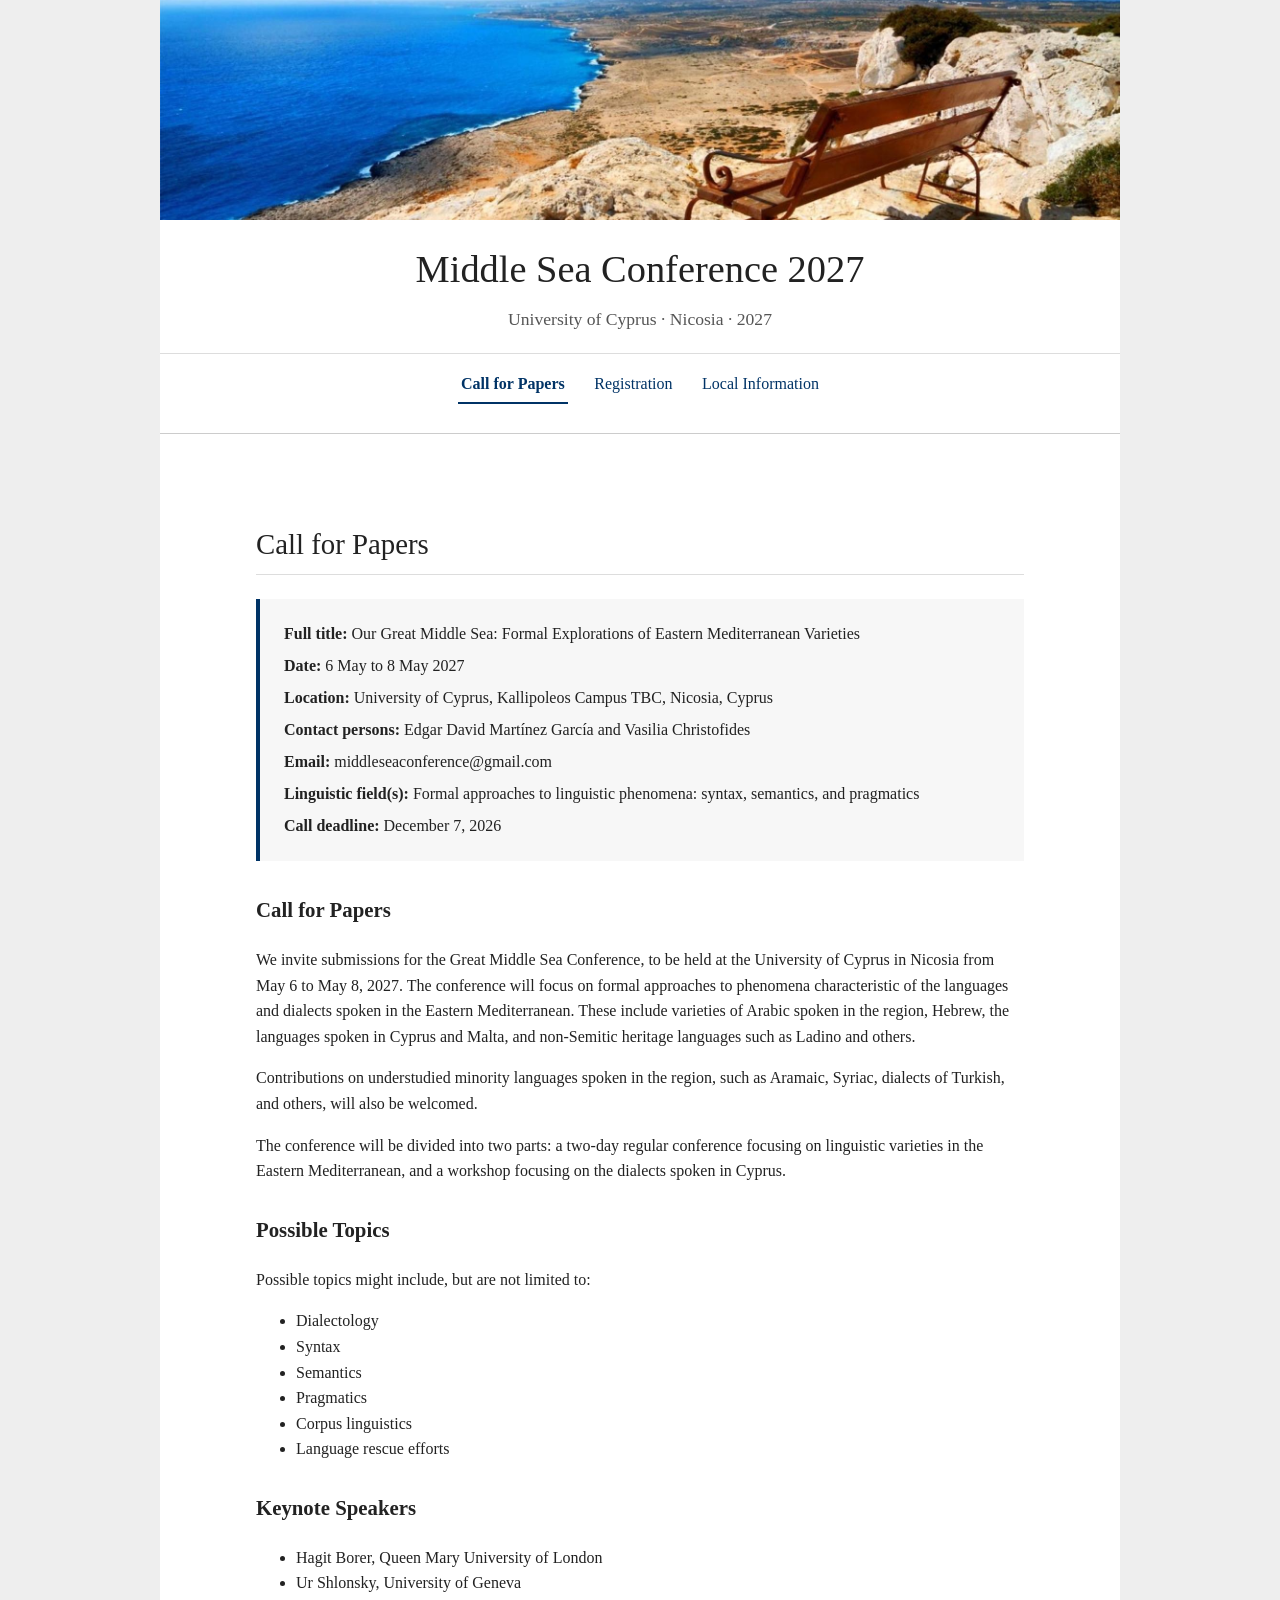
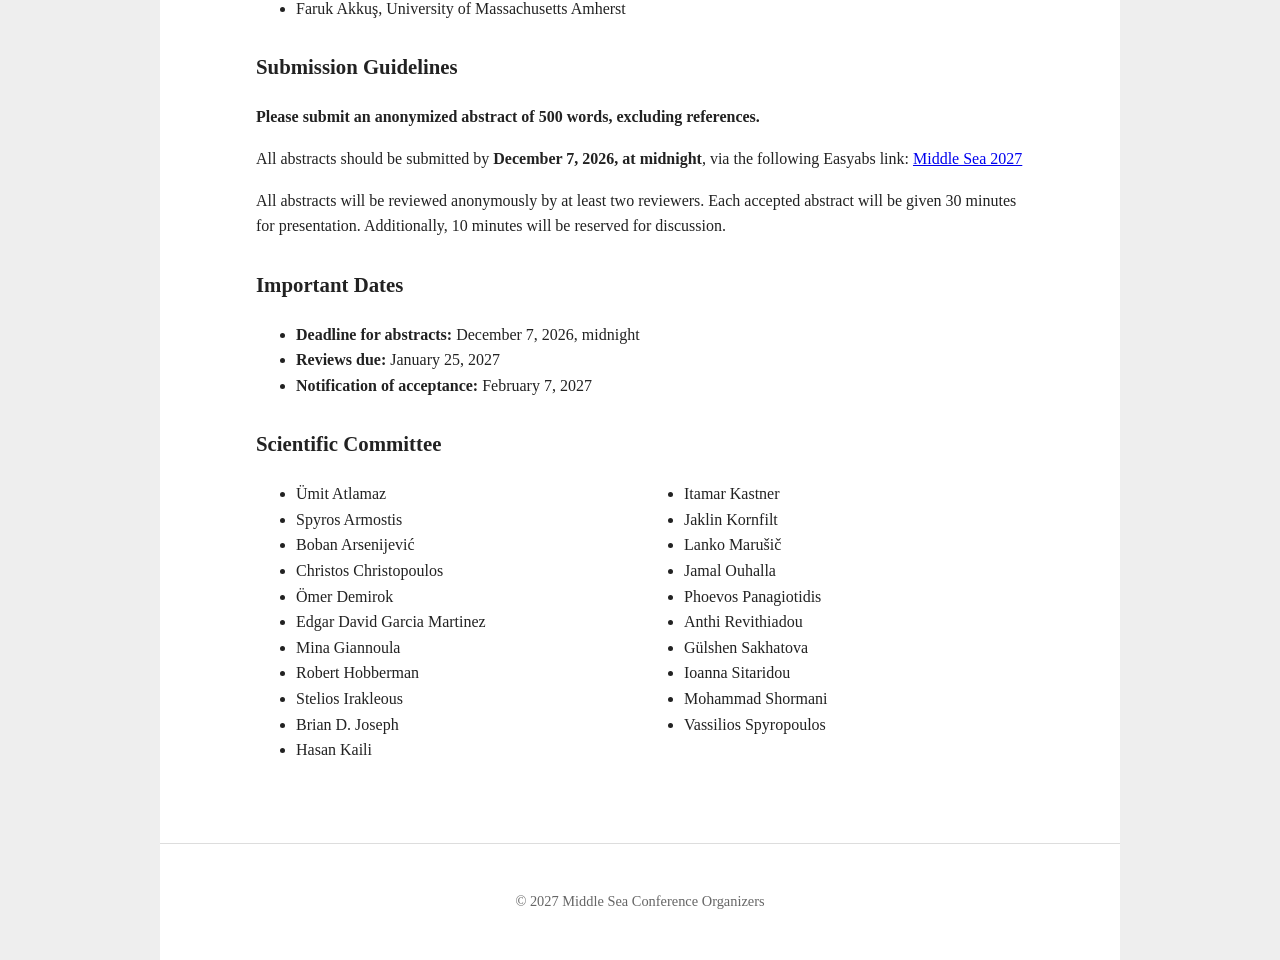
<file: index.html>
<!DOCTYPE html>
<html lang="en">
<head>
  <meta charset="UTF-8">
  <meta name="viewport" content="width=device-width, initial-scale=1.0">
  <title>Middle Sea Conference 2027</title>
  <link rel="stylesheet" href="style.css">
</head>
<body>

  <div class="page">

    <header>
      <img src="banner.jpg" alt="Conference banner" class="banner">

      <h1>Middle Sea Conference 2027</h1>
      <p class="date">University of Cyprus · Nicosia · 2027</p>

      <nav>
        <a href="index.html" class="active">Call for Papers</a>
        <a href="registration.html">Registration</a>
        <a href="local.html">Local Information</a>
      </nav>
    </header>

    <main>
  <main>

  <h2>Call for Papers</h2>

  <section class="conference-info">
    <p><strong>Full title:</strong> Our Great Middle Sea: Formal Explorations of Eastern Mediterranean Varieties</p>
    <p><strong>Date:</strong> 6 May to 8 May 2027</p>
    <p><strong>Location:</strong> University of Cyprus, Kallipoleos Campus TBC, Nicosia, Cyprus</p>
    <p><strong>Contact persons:</strong> Edgar David Martínez García and Vasilia Christofides</p>
    <p><strong>Email:</strong> middleseaconference@gmail.com</p>
    <p><strong>Linguistic field(s):</strong> Formal approaches to linguistic phenomena: syntax, semantics, and pragmatics</p>
    <p><strong>Call deadline:</strong> December 7, 2026</p>
  </section>

  <h3>Call for Papers</h3>

  <p>
    We invite submissions for the Great Middle Sea Conference, to be held at the
    University of Cyprus in Nicosia from May 6 to May 8, 2027.
    The conference will focus on formal approaches to phenomena characteristic
    of the languages and dialects spoken in the Eastern Mediterranean.
    These include varieties of Arabic spoken in the region, Hebrew, the languages
    spoken in Cyprus and Malta, and non-Semitic heritage languages such as Ladino
    and others.
  </p>

  <p>
    Contributions on understudied minority languages spoken in the region, such
    as Aramaic, Syriac, dialects of Turkish, and others, will also be welcomed.
  </p>

  <p>
    The conference will be divided into two parts: a two-day regular
    conference focusing on linguistic varieties in the Eastern Mediterranean,
    and a workshop focusing on the dialects spoken in Cyprus.
  </p>

  <h3>Possible Topics</h3>

  <p>Possible topics might include, but are not limited to:</p>

  <ul>
    <li>Dialectology</li>
    <li>Syntax</li>
    <li>Semantics</li>
    <li>Pragmatics</li>
    <li>Corpus linguistics</li>
    <li>Language rescue efforts</li>
  </ul>

  <h3>Keynote Speakers</h3>

  <ul>
    <li>Hagit Borer, Queen Mary University of London</li>
    <li>Ur Shlonsky, University of Geneva</li>
    <li>Faruk Akkuş, University of Massachusetts Amherst</li>
  </ul>

  <h3>Submission Guidelines</h3>

  <p>
    <strong>Please submit an anonymized abstract of 500 words, excluding references.</strong>
  </p>

  <p>
    All abstracts should be submitted by <strong>December 7, 2026, at midnight</strong>,
    via the following Easyabs link: <a href="https://easyabs.linguistlist.org/conference/MiddleSea27/">
  Middle Sea 2027
</a>
  </p>

  <p>
    All abstracts will be reviewed anonymously by at least two reviewers.
    Each accepted abstract will be given 30 minutes for presentation.
    Additionally, 10 minutes will be reserved for discussion.
  </p>

  <h3>Important Dates</h3>

  <ul>
    <li><strong>Deadline for abstracts:</strong> December 7, 2026, midnight</li>
    <li><strong>Reviews due:</strong> January 25, 2027</li>
    <li><strong>Notification of acceptance:</strong> February 7, 2027</li>
  </ul>

  <h3>Scientific Committee</h3>

  <ul class="committee-list">
    <li>Ümit Atlamaz</li>
    <li>Spyros Armostis</li>
    <li>Boban Arsenijević</li>
    <li>Christos Christopoulos</li>
    <li>Ömer Demirok</li>
    <li>Edgar David Garcia Martinez</li>
    <li>Mina Giannoula</li>
    <li>Robert Hobberman</li>
    <li>Stelios Irakleous</li>
    <li>Brian D. Joseph</li>
    <li>Hasan Kaili</li>
    <li>Itamar Kastner</li>
    <li>Jaklin Kornfilt</li>
    <li>Lanko Marušič</li>
    <li>Jamal Ouhalla</li>
    <li>Phoevos Panagiotidis</li>
    <li>Anthi Revithiadou</li>
    <li>Gülshen Sakhatova</li>
    <li>Ioanna Sitaridou</li>
    <li>Mohammad Shormani</li>
    <li>Vassilios Spyropoulos</li>
  </ul>

</main>
    </main>

    <footer>
      <p>&copy; 2027 Middle Sea Conference Organizers</p>
    </footer>

  </div>

</body>
</html>
</file>
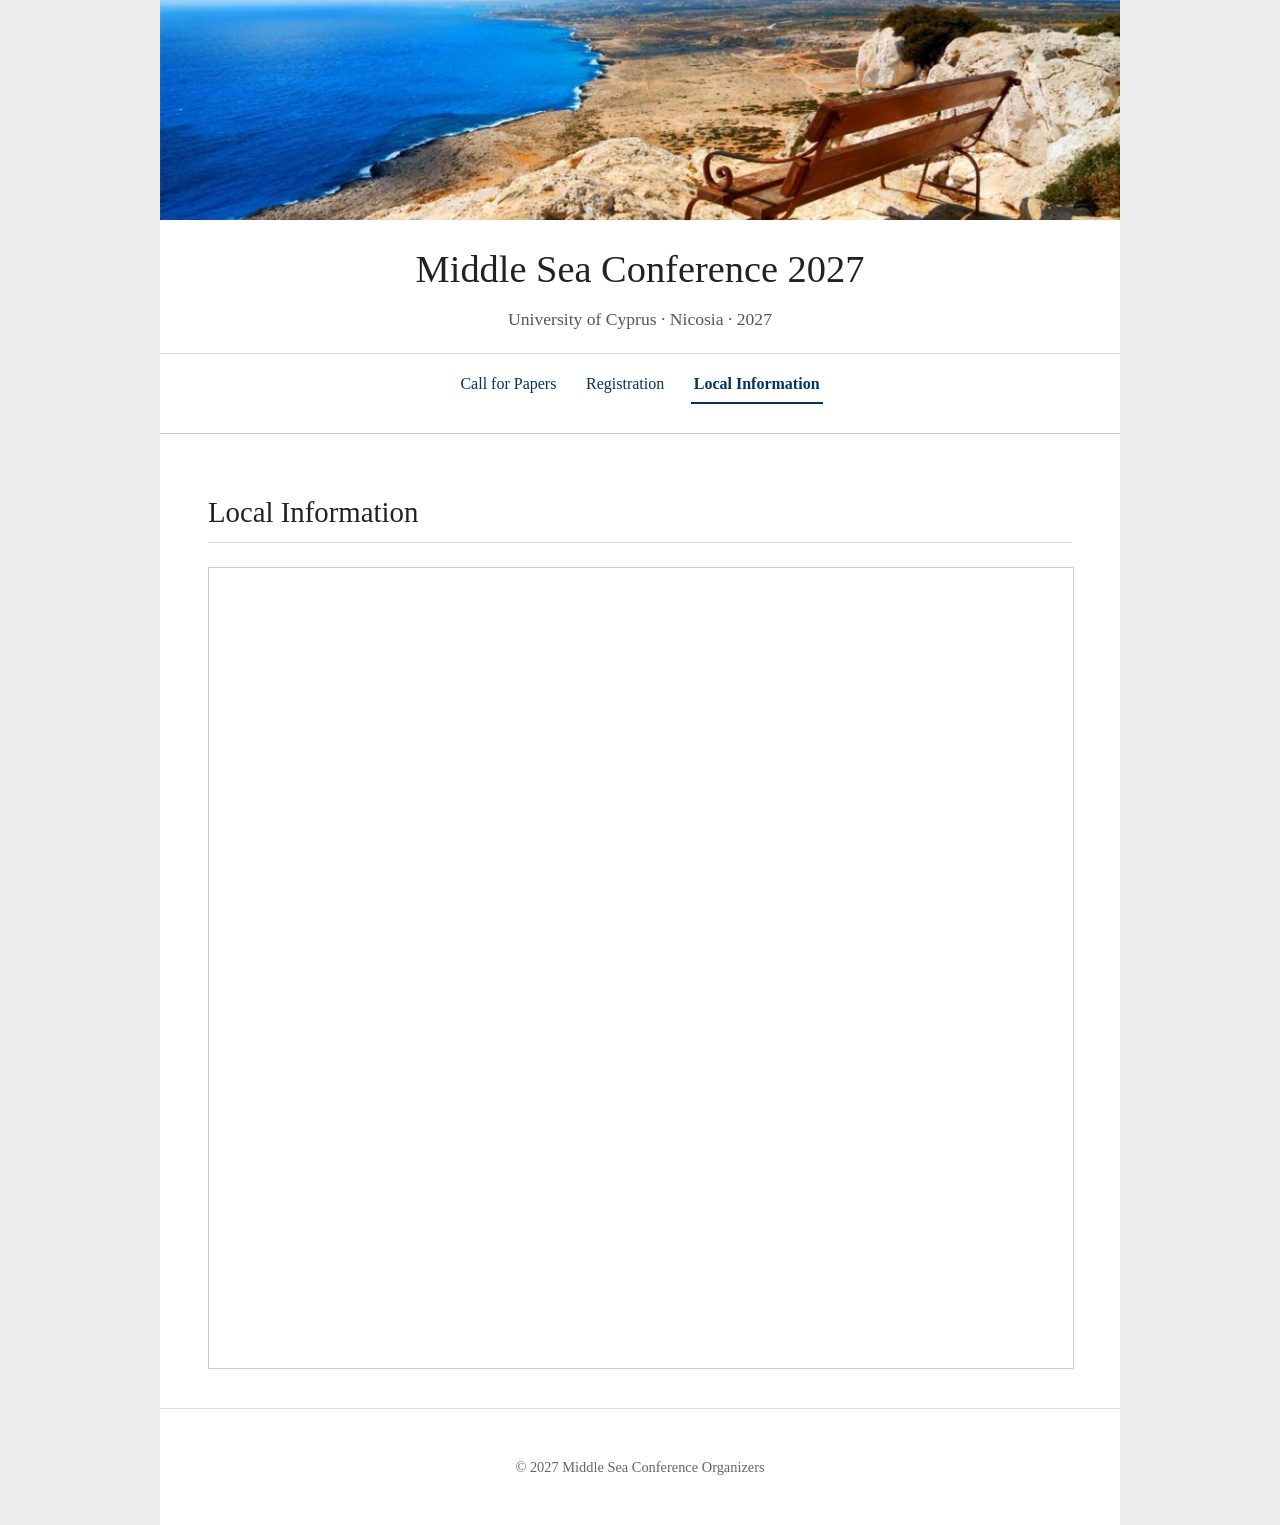
<file: local.html>
<!DOCTYPE html>
<html lang="en">
<head>
  <meta charset="UTF-8">
  <meta name="viewport" content="width=device-width, initial-scale=1.0">
  <title>Local Information | Middle Sea Conference 2027</title>
  <link rel="stylesheet" href="style.css">
</head>
<body>

  <div class="page">

    <header>
      <img src="banner.jpg" alt="Conference banner" class="banner">

      <h1>Middle Sea Conference 2027</h1>
      <p class="date">University of Cyprus · Nicosia · 2027</p>

      <nav>
        <a href="index.html">Call for Papers</a>
        <a href="registration.html">Registration</a>
        <a href="local.html" class="active">Local Information</a>
      </nav>
    </header>

    <main>
      <h2>Local Information</h2>

<iframe
    src="Middle-Seas-Info.pdf"
    width="100%"
    height="800"
    style="border: 1px solid #ccc;">
</iframe>
    </main>

    <footer>
      <p>&copy; 2027 Middle Sea Conference Organizers</p>
    </footer>

  </div>

</body>
</html>
</file>
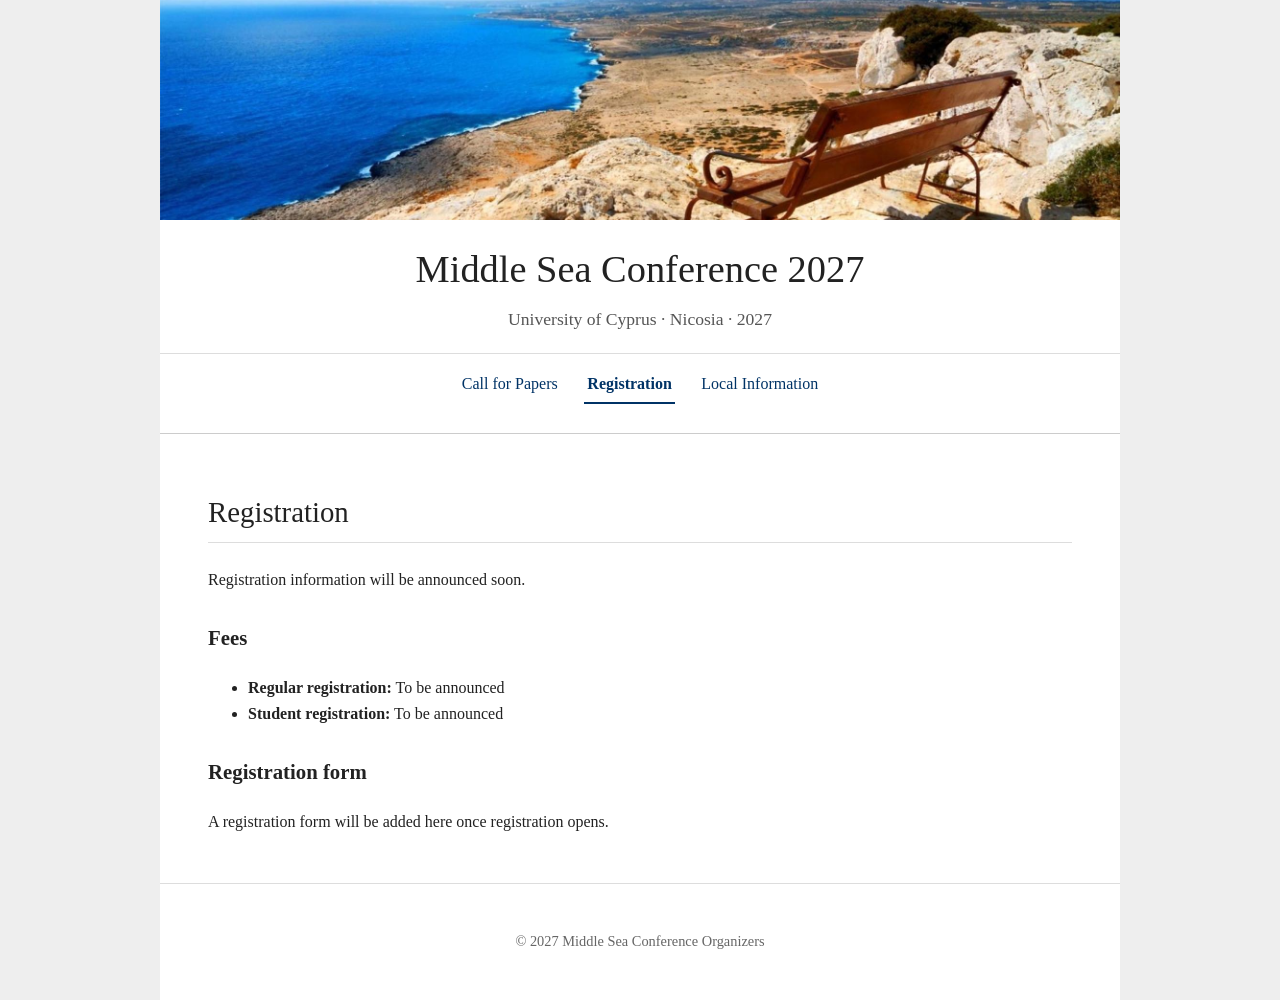
<file: registration.html>
<!DOCTYPE html>
<html lang="en">
<head>
  <meta charset="UTF-8">
  <meta name="viewport" content="width=device-width, initial-scale=1.0">
  <title>Registration | Middle Sea Conference 2027</title>
  <link rel="stylesheet" href="style.css">
</head>
<body>

  <div class="page">

    <header>
      <img src="banner.jpg" alt="Conference banner" class="banner">

      <h1>Middle Sea Conference 2027</h1>
      <p class="date">University of Cyprus · Nicosia · 2027</p>

      <nav>
        <a href="index.html">Call for Papers</a>
        <a href="registration.html" class="active">Registration</a>
        <a href="local.html">Local Information</a>
      </nav>
    </header>

    <main>
      <h2>Registration</h2>

      <p>
        Registration information will be announced soon.
      </p>

      <h3>Fees</h3>

      <ul>
        <li><strong>Regular registration:</strong> To be announced</li>
        <li><strong>Student registration:</strong> To be announced</li>
      </ul>

      <h3>Registration form</h3>

      <p>
        A registration form will be added here once registration opens.
      </p>
    </main>

    <footer>
      <p>&copy; 2027 Middle Sea Conference Organizers</p>
    </footer>

  </div>

</body>
</html>
</file>
<file: style.css>
body {
  margin: 0;
  padding: 0;
  background: #eeeeee;
  color: #222222;
  font-family: Georgia, "Times New Roman", serif;
  line-height: 1.6;
}

.page {
  max-width: 960px;
  margin: 0 auto;
  background: white;
  min-height: 100vh;
}

header {
  text-align: center;
  padding-bottom: 1rem;
  border-bottom: 1px solid #cccccc;
}

.banner {
  width: 100%;
  height: 220px;
  object-fit: cover;
  display: block;
}

h1 {
  margin: 1.2rem 1rem 0.3rem;
  font-size: 2.4rem;
  font-weight: normal;
}

.date {
  margin: 0 1rem 1.2rem;
  font-size: 1.1rem;
  color: #555555;
}

nav {
  margin: 1rem 0 0;
  padding: 0.8rem;
  border-top: 1px solid #dddddd;
}

nav a {
  display: inline-block;
  margin: 0 0.6rem;
  padding: 0.3rem 0.2rem;
  color: #003366;
  text-decoration: none;
  font-size: 1rem;
}

nav a:hover {
  text-decoration: underline;
}

nav a.active {
  font-weight: bold;
  border-bottom: 2px solid #003366;
}

main {
  padding: 2rem 3rem;
}

h2 {
  font-size: 1.8rem;
  font-weight: normal;
  border-bottom: 1px solid #dddddd;
  padding-bottom: 0.4rem;
}

h3 {
  margin-top: 1.8rem;
  font-size: 1.3rem;
}

footer {
  text-align: center;
  color: #666666;
  font-size: 0.9rem;
  padding: 2rem;
  border-top: 1px solid #dddddd;
}

.conference-info {
  background: #f7f7f7;
  padding: 1rem 1.5rem;
  border-left: 4px solid #003366;
  margin-bottom: 2rem;
}

.conference-info p {
  margin: 0.4rem 0;
}

.committee-list {
  columns: 2;
  column-gap: 3rem;
}

@media (max-width: 700px) {
  .committee-list {
    columns: 1;
  }
}
</file>
